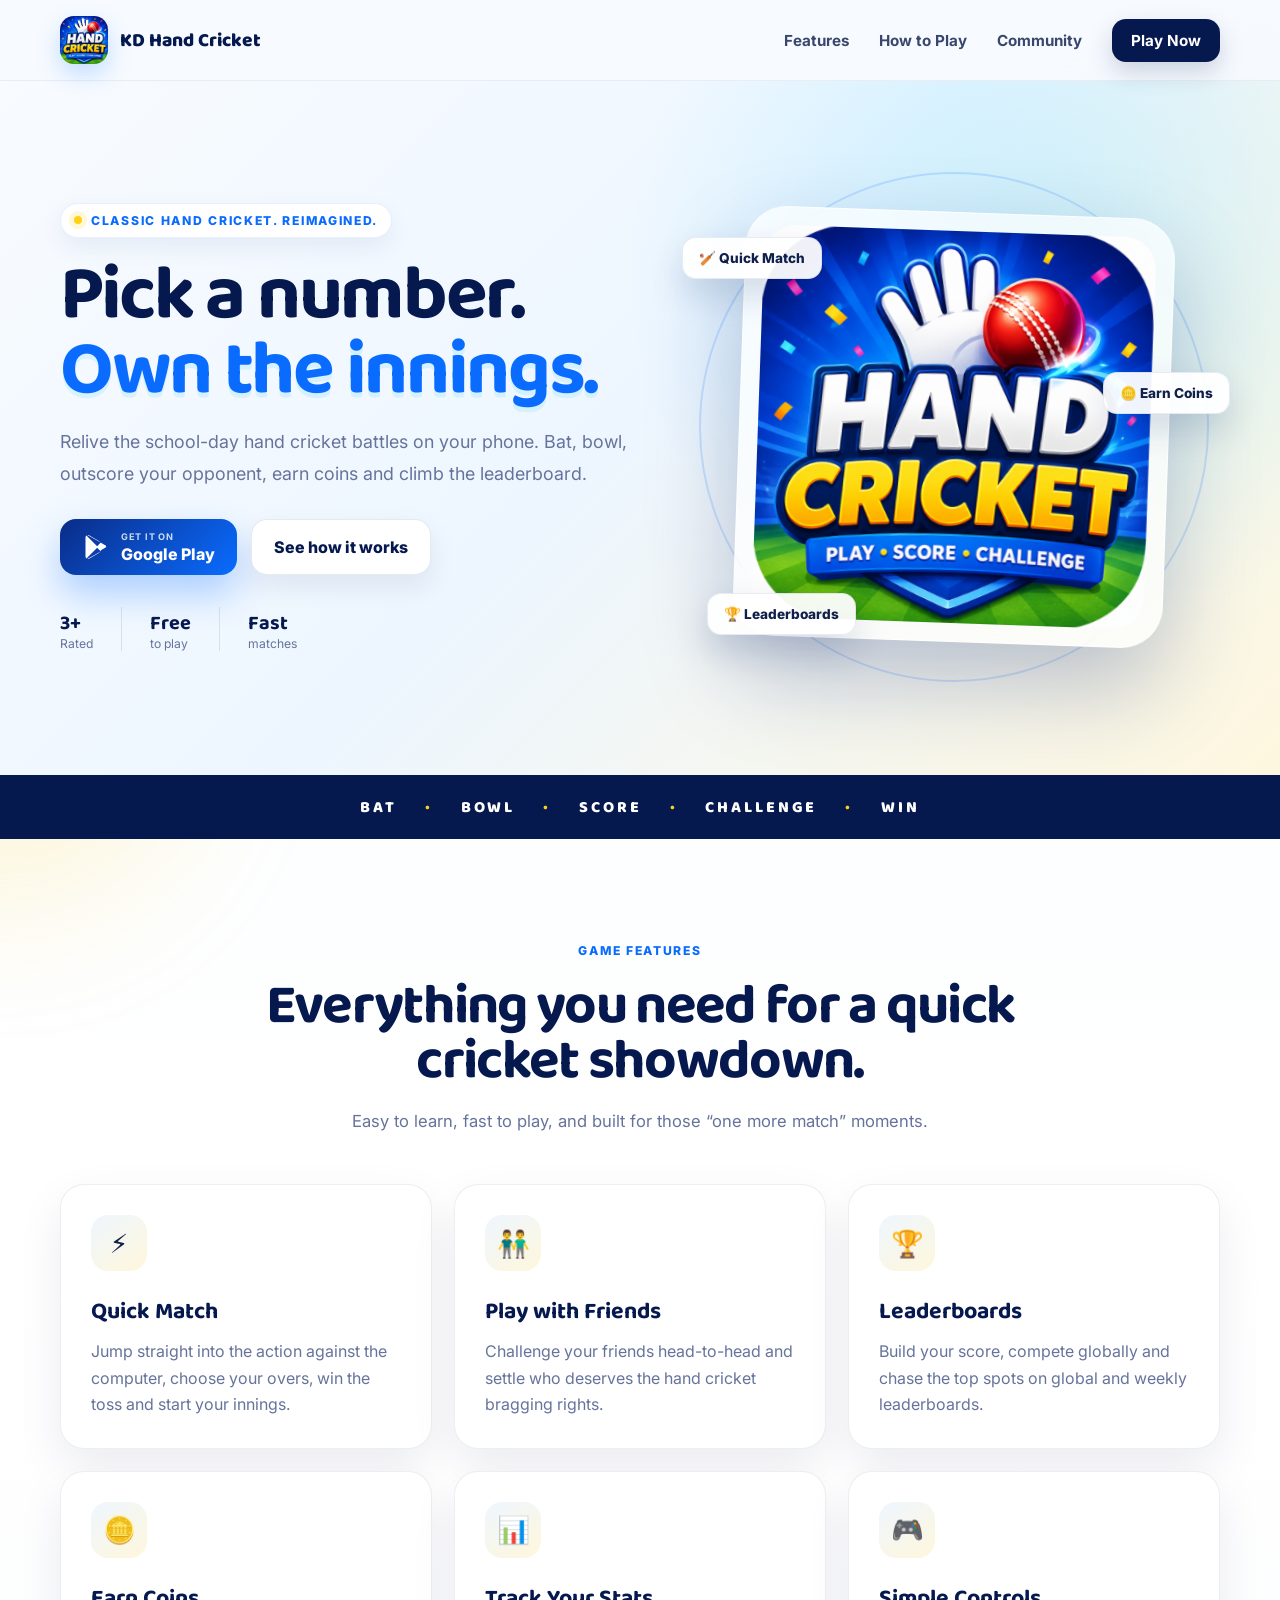
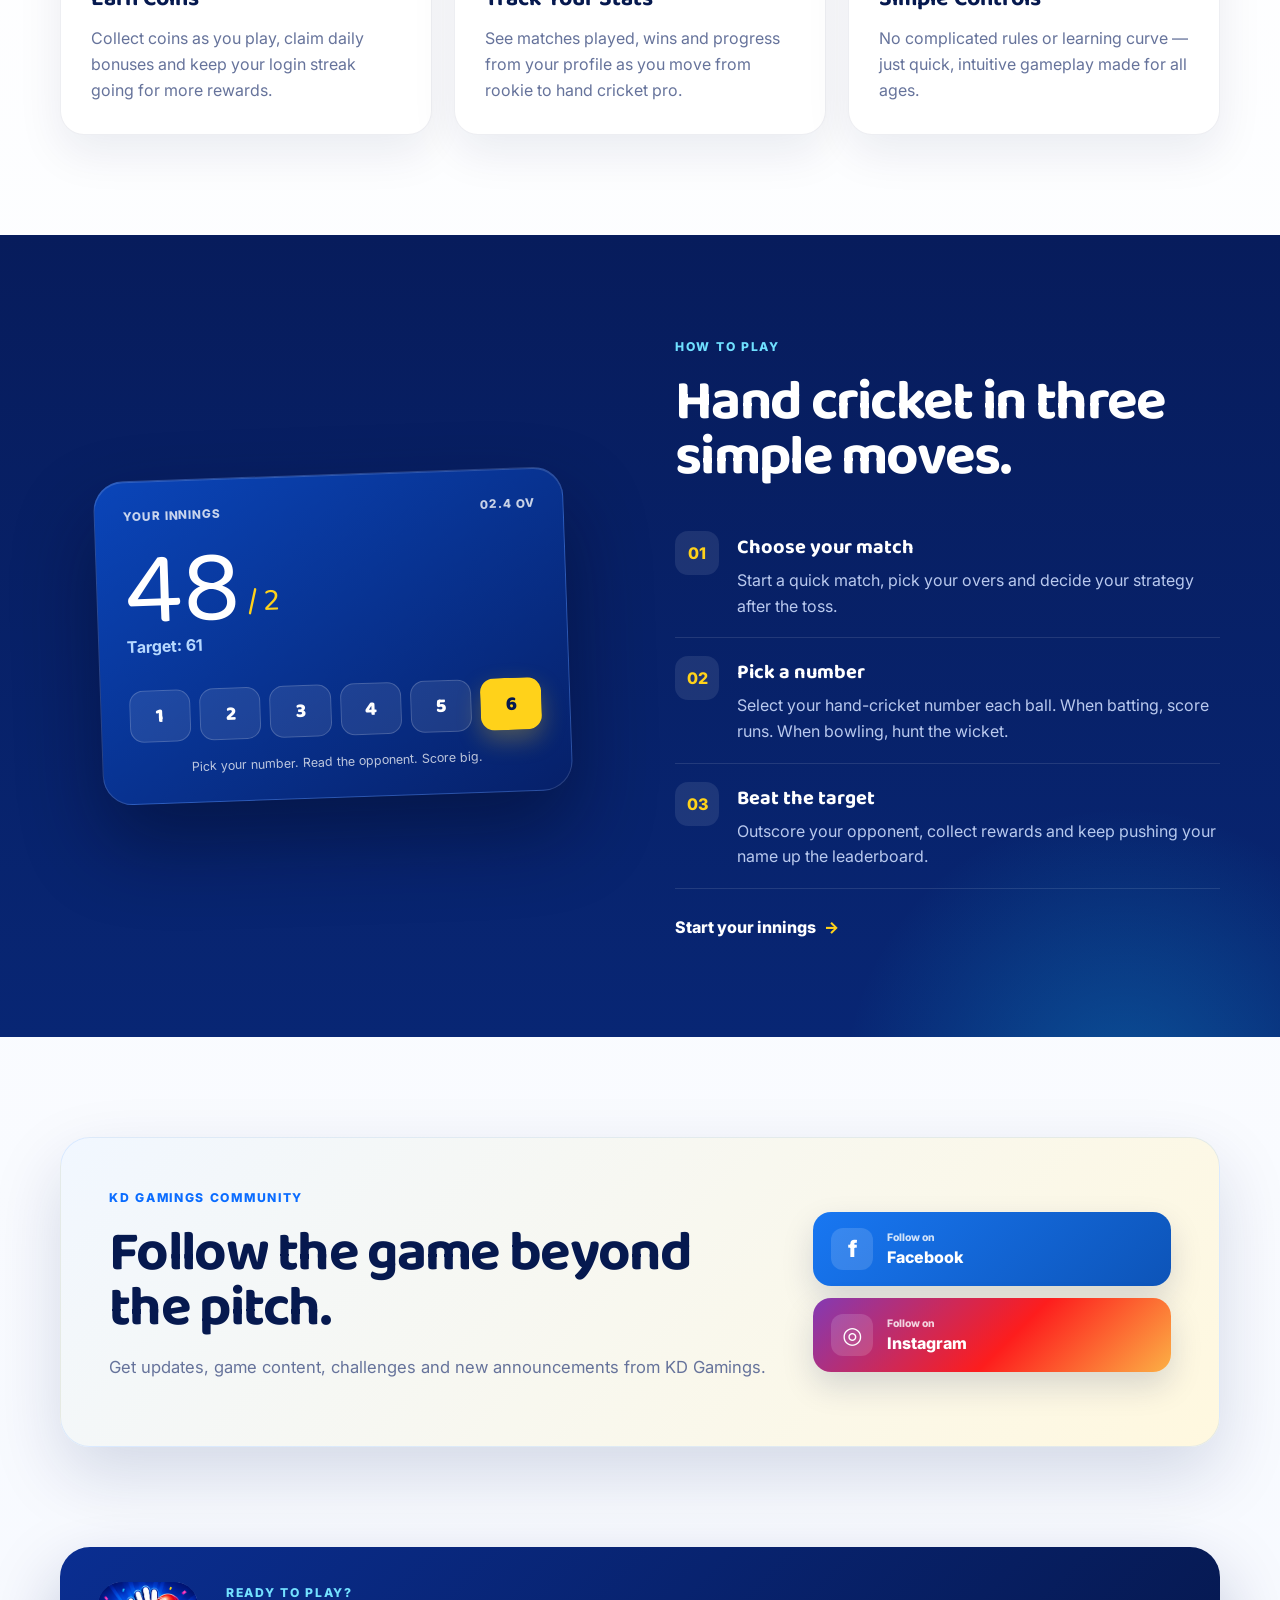
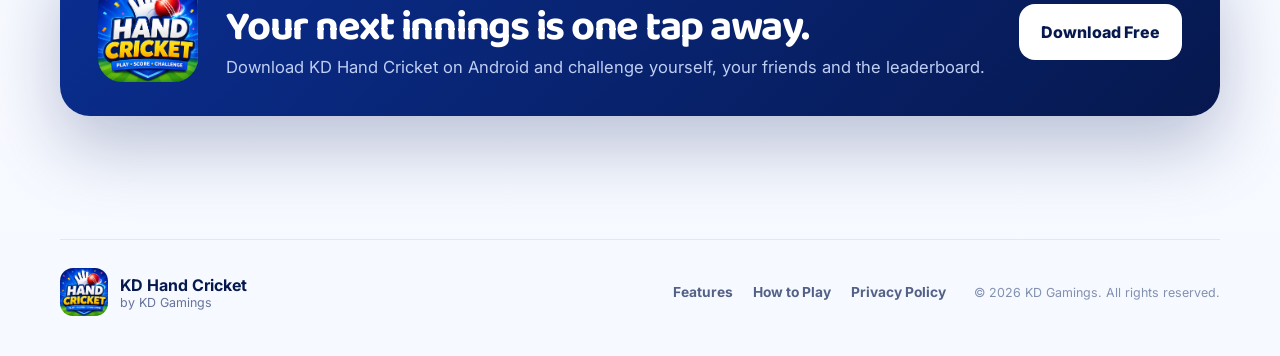
<file: index.html>
<!doctype html>
<html lang="en">
<head>
  <meta charset="utf-8" />
  <meta name="viewport" content="width=device-width, initial-scale=1" />
  <meta name="theme-color" content="#071d67" />
  <meta name="description" content="KD Hand Cricket brings the classic playground hand cricket game to your phone. Play quick matches, challenge friends, earn coins and climb the leaderboard." />
  <meta property="og:title" content="KD Hand Cricket — Play. Score. Challenge." />
  <meta property="og:description" content="The classic playground game, now on your phone. Download KD Hand Cricket on Google Play." />
  <meta property="og:image" content="assets/kd-hand-cricket-logo.png" />
  <meta property="og:type" content="website" />
  <meta name="twitter:card" content="summary_large_image" />
  <link rel="icon" type="image/png" href="assets/favicon-64.png" />
  <link rel="manifest" href="manifest.webmanifest" />
  <link rel="preconnect" href="https://fonts.googleapis.com" />
  <link rel="preconnect" href="https://fonts.gstatic.com" crossorigin />
  <link href="https://fonts.googleapis.com/css2?family=Baloo+2:wght@600;700;800&family=Inter:wght@400;500;600;700;800&display=swap" rel="stylesheet" />
  <link rel="stylesheet" href="styles.css" />
  <title>KD Hand Cricket — Play. Score. Challenge.</title>
  <script type="application/ld+json">
  {
    "@context": "https://schema.org",
    "@type": "MobileApplication",
    "name": "KD Hand Cricket",
    "operatingSystem": "Android",
    "applicationCategory": "GameApplication",
    "offers": {"@type":"Offer","price":"0","priceCurrency":"INR"},
    "downloadUrl": "https://play.google.com/store/apps/details?id=com.kdgamings.handcricket",
    "publisher": {"@type":"Organization","name":"KD Gamings"}
  }
  </script>
</head>
<body>
  <div class="page-glow glow-one"></div>
  <div class="page-glow glow-two"></div>

  <header class="site-header" id="top">
    <div class="container nav-wrap">
      <a class="brand" href="#top" aria-label="KD Hand Cricket home">
        <img src="assets/kd-hand-cricket-logo.png" alt="KD Hand Cricket logo" />
        <span>KD Hand Cricket</span>
      </a>
      <button class="menu-toggle" aria-label="Open menu" aria-expanded="false" aria-controls="site-nav">
        <span></span><span></span><span></span>
      </button>
      <nav id="site-nav" class="site-nav" aria-label="Primary navigation">
        <a href="#features">Features</a>
        <a href="#how-to-play">How to Play</a>
        <a href="#community">Community</a>
        <a class="nav-cta" href="https://play.google.com/store/apps/details?id=com.kdgamings.handcricket" target="_blank" rel="noopener noreferrer">Play Now</a>
      </nav>
    </div>
  </header>

  <main>
    <section class="hero">
      <div class="container hero-grid">
        <div class="hero-copy reveal">
          <div class="eyebrow"><span class="dot"></span> Classic hand cricket. Reimagined.</div>
          <h1>Pick a number.<br><span>Own the innings.</span></h1>
          <p class="hero-lead">Relive the school-day hand cricket battles on your phone. Bat, bowl, outscore your opponent, earn coins and climb the leaderboard.</p>
          <div class="hero-actions">
            <a class="btn btn-primary" href="https://play.google.com/store/apps/details?id=com.kdgamings.handcricket" target="_blank" rel="noopener noreferrer">
              <svg viewBox="0 0 24 24" aria-hidden="true"><path d="M3.7 2.2c-.4.4-.7 1-.7 1.8v16c0 .8.3 1.4.7 1.8l.1.1L13 12.7v-1.4L3.8 2.1l-.1.1Zm12.4 13.6-3.1-3.1v-1.4l3.1-3.1.1.1 3.7 2.1c1.1.6 1.1 1.6 0 2.2l-3.7 2.1-.1.1ZM15.2 7.7 4.6 1.7c.4-.1.9 0 1.4.3l8.8 5 .4.7Zm0 8.6-.4.7-8.8 5c-.5.3-1 .4-1.4.3l10.6-6Z"/></svg>
              <span><small>GET IT ON</small>Google Play</span>
            </a>
            <a class="btn btn-ghost" href="#how-to-play">See how it works</a>
          </div>
          <div class="quick-facts" aria-label="Game highlights">
            <div><strong>3+</strong><span>Rated</span></div>
            <div><strong>Free</strong><span>to play</span></div>
            <div><strong>Fast</strong><span>matches</span></div>
          </div>
        </div>

        <div class="hero-visual reveal delay-1" aria-label="KD Hand Cricket app artwork">
          <div class="orbit orbit-one"></div>
          <div class="orbit orbit-two"></div>
          <div class="logo-card">
            <img src="assets/kd-hand-cricket-logo.png" alt="KD Hand Cricket app icon" />
          </div>
          <div class="floating-chip chip-one">🏏 Quick Match</div>
          <div class="floating-chip chip-two">🪙 Earn Coins</div>
          <div class="floating-chip chip-three">🏆 Leaderboards</div>
        </div>
      </div>
      <div class="hero-strip" aria-hidden="true">
        <span>BAT</span><b>•</b><span>BOWL</span><b>•</b><span>SCORE</span><b>•</b><span>CHALLENGE</span><b>•</b><span>WIN</span>
      </div>
    </section>

    <section class="section" id="features">
      <div class="container">
        <div class="section-heading reveal">
          <span class="kicker">GAME FEATURES</span>
          <h2>Everything you need for a quick cricket showdown.</h2>
          <p>Easy to learn, fast to play, and built for those “one more match” moments.</p>
        </div>
        <div class="feature-grid">
          <article class="feature-card reveal">
            <div class="feature-icon">⚡</div>
            <h3>Quick Match</h3>
            <p>Jump straight into the action against the computer, choose your overs, win the toss and start your innings.</p>
          </article>
          <article class="feature-card reveal delay-1">
            <div class="feature-icon">👬</div>
            <h3>Play with Friends</h3>
            <p>Challenge your friends head-to-head and settle who deserves the hand cricket bragging rights.</p>
          </article>
          <article class="feature-card reveal delay-2">
            <div class="feature-icon">🏆</div>
            <h3>Leaderboards</h3>
            <p>Build your score, compete globally and chase the top spots on global and weekly leaderboards.</p>
          </article>
          <article class="feature-card reveal">
            <div class="feature-icon">🪙</div>
            <h3>Earn Coins</h3>
            <p>Collect coins as you play, claim daily bonuses and keep your login streak going for more rewards.</p>
          </article>
          <article class="feature-card reveal delay-1">
            <div class="feature-icon">📊</div>
            <h3>Track Your Stats</h3>
            <p>See matches played, wins and progress from your profile as you move from rookie to hand cricket pro.</p>
          </article>
          <article class="feature-card reveal delay-2">
            <div class="feature-icon">🎮</div>
            <h3>Simple Controls</h3>
            <p>No complicated rules or learning curve — just quick, intuitive gameplay made for all ages.</p>
          </article>
        </div>
      </div>
    </section>

    <section class="section play-section" id="how-to-play">
      <div class="container play-grid">
        <div class="play-art reveal">
          <div class="scoreboard">
            <div class="scoreboard-top"><span>YOUR INNINGS</span><span>02.4 OV</span></div>
            <div class="scoreline"><span class="score-big">48</span><span class="wickets">/ 2</span></div>
            <div class="target">Target: 61</div>
            <div class="number-row">
              <button type="button">1</button><button type="button">2</button><button type="button">3</button><button type="button">4</button><button type="button">5</button><button type="button">6</button>
            </div>
            <div class="score-tip">Pick your number. Read the opponent. Score big.</div>
          </div>
        </div>
        <div class="play-copy reveal delay-1">
          <span class="kicker">HOW TO PLAY</span>
          <h2>Hand cricket in three simple moves.</h2>
          <ol class="steps">
            <li><span>01</span><div><h3>Choose your match</h3><p>Start a quick match, pick your overs and decide your strategy after the toss.</p></div></li>
            <li><span>02</span><div><h3>Pick a number</h3><p>Select your hand-cricket number each ball. When batting, score runs. When bowling, hunt the wicket.</p></div></li>
            <li><span>03</span><div><h3>Beat the target</h3><p>Outscore your opponent, collect rewards and keep pushing your name up the leaderboard.</p></div></li>
          </ol>
          <a class="text-link" href="https://play.google.com/store/apps/details?id=com.kdgamings.handcricket" target="_blank" rel="noopener noreferrer">Start your innings <span>→</span></a>
        </div>
      </div>
    </section>

    <section class="section community" id="community">
      <div class="container community-card reveal">
        <div>
          <span class="kicker">KD GAMINGS COMMUNITY</span>
          <h2>Follow the game beyond the pitch.</h2>
          <p>Get updates, game content, challenges and new announcements from KD Gamings.</p>
        </div>
        <div class="social-actions">
          <a class="social facebook" href="https://www.facebook.com/profile.php?id=61592493885372" target="_blank" rel="noopener noreferrer" aria-label="Follow KD Gamings on Facebook">
            <span class="social-icon">f</span><span><small>Follow on</small>Facebook</span>
          </a>
          <a class="social instagram" href="https://www.instagram.com/kd.gamings_01?igsh=ZW52ZTNscXBnd2Nn&igsi=ZW52ZTNscXBnd2Nn" target="_blank" rel="noopener noreferrer" aria-label="Follow KD Gamings on Instagram">
            <span class="social-icon">◎</span><span><small>Follow on</small>Instagram</span>
          </a>
        </div>
      </div>
    </section>

    <section class="cta-section">
      <div class="container cta-card reveal">
        <img src="assets/kd-hand-cricket-logo.png" alt="KD Hand Cricket icon" />
        <div class="cta-copy">
          <span class="kicker">READY TO PLAY?</span>
          <h2>Your next innings is one tap away.</h2>
          <p>Download KD Hand Cricket on Android and challenge yourself, your friends and the leaderboard.</p>
        </div>
        <a class="btn btn-light" href="https://play.google.com/store/apps/details?id=com.kdgamings.handcricket" target="_blank" rel="noopener noreferrer">Download Free</a>
      </div>
    </section>
  </main>

  <footer class="site-footer">
    <div class="container footer-grid">
      <div class="footer-brand">
        <img src="assets/kd-hand-cricket-logo.png" alt="KD Hand Cricket logo" />
        <div><strong>KD Hand Cricket</strong><span>by KD Gamings</span></div>
      </div>
      <div class="footer-links">
        <a href="#features">Features</a>
        <a href="#how-to-play">How to Play</a>
        <a href="https://kdgamings1114-svg.github.io/privacy-policy.html" target="_blank" rel="noopener noreferrer">Privacy Policy</a>
      </div>
      <p class="copyright">© <span id="year"></span> KD Gamings. All rights reserved.</p>
    </div>
  </footer>

  <script src="app.js"></script>
</body>
</html>
</file>
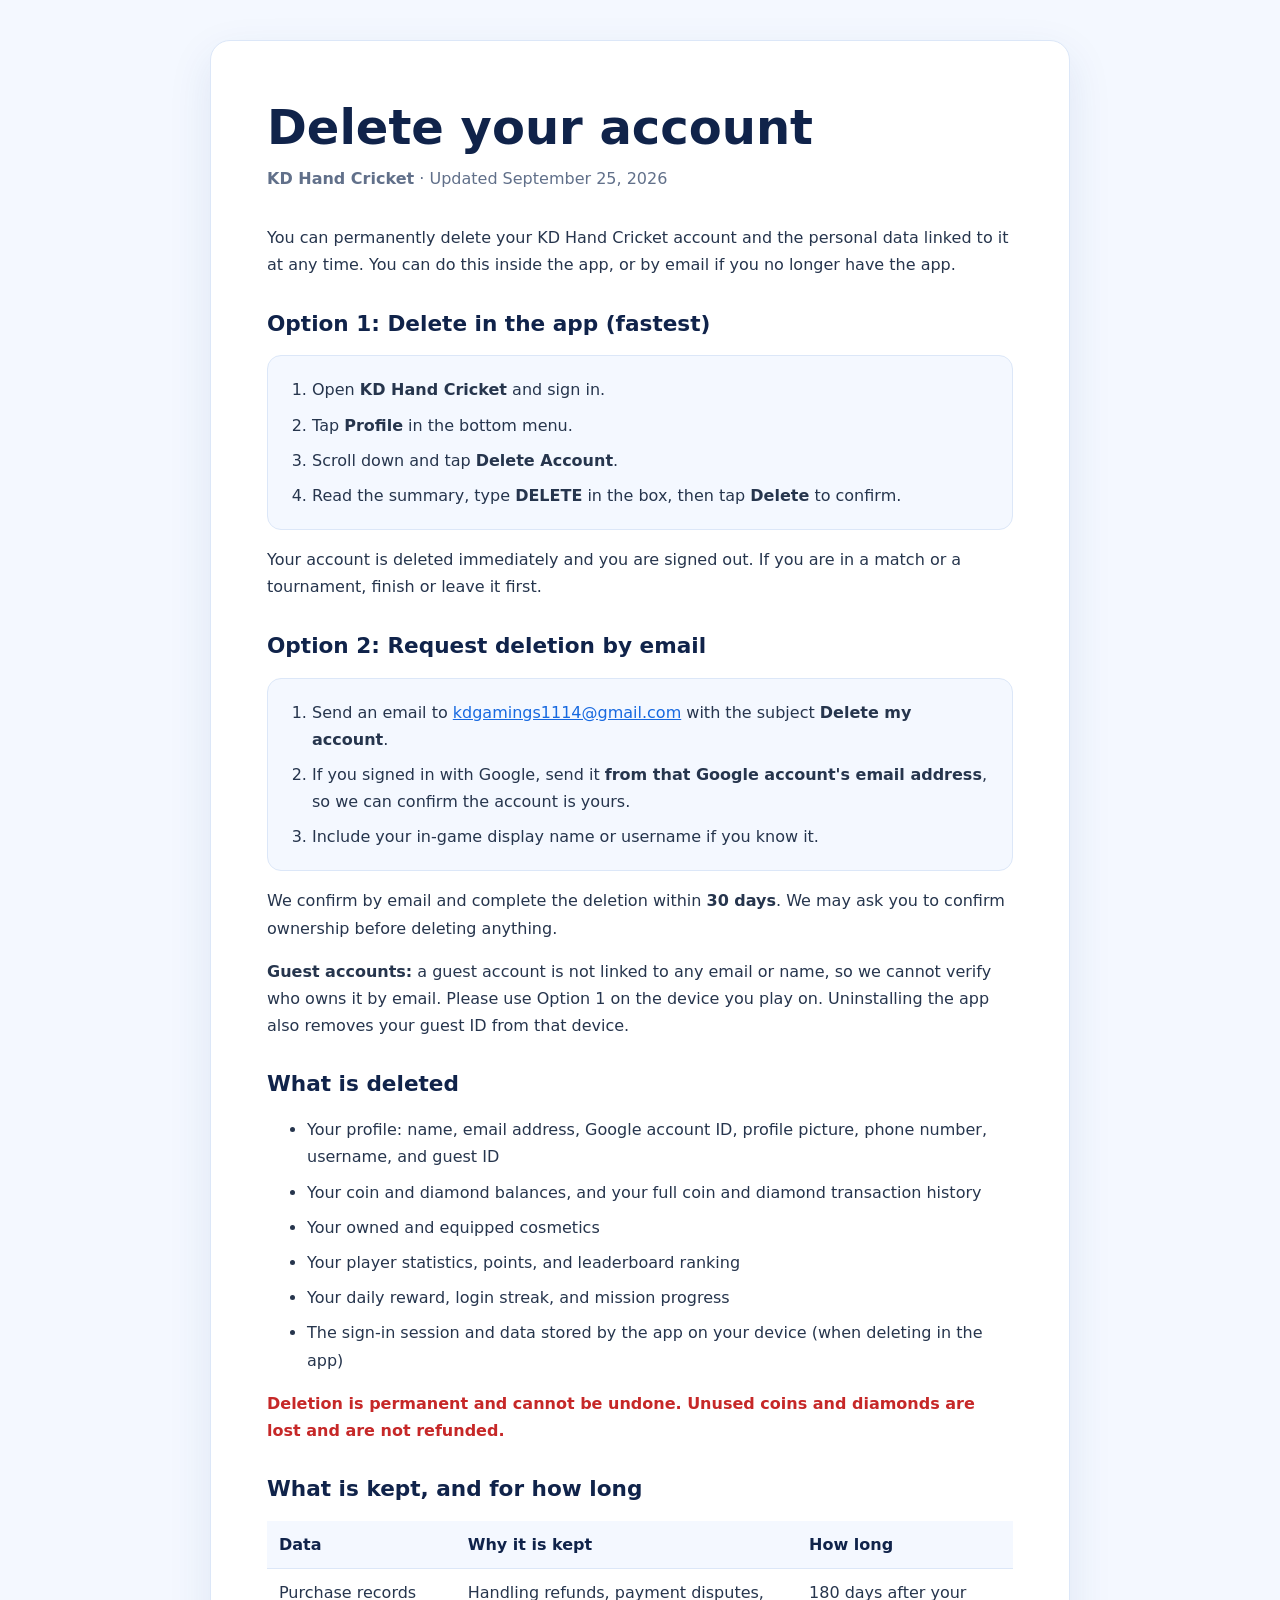
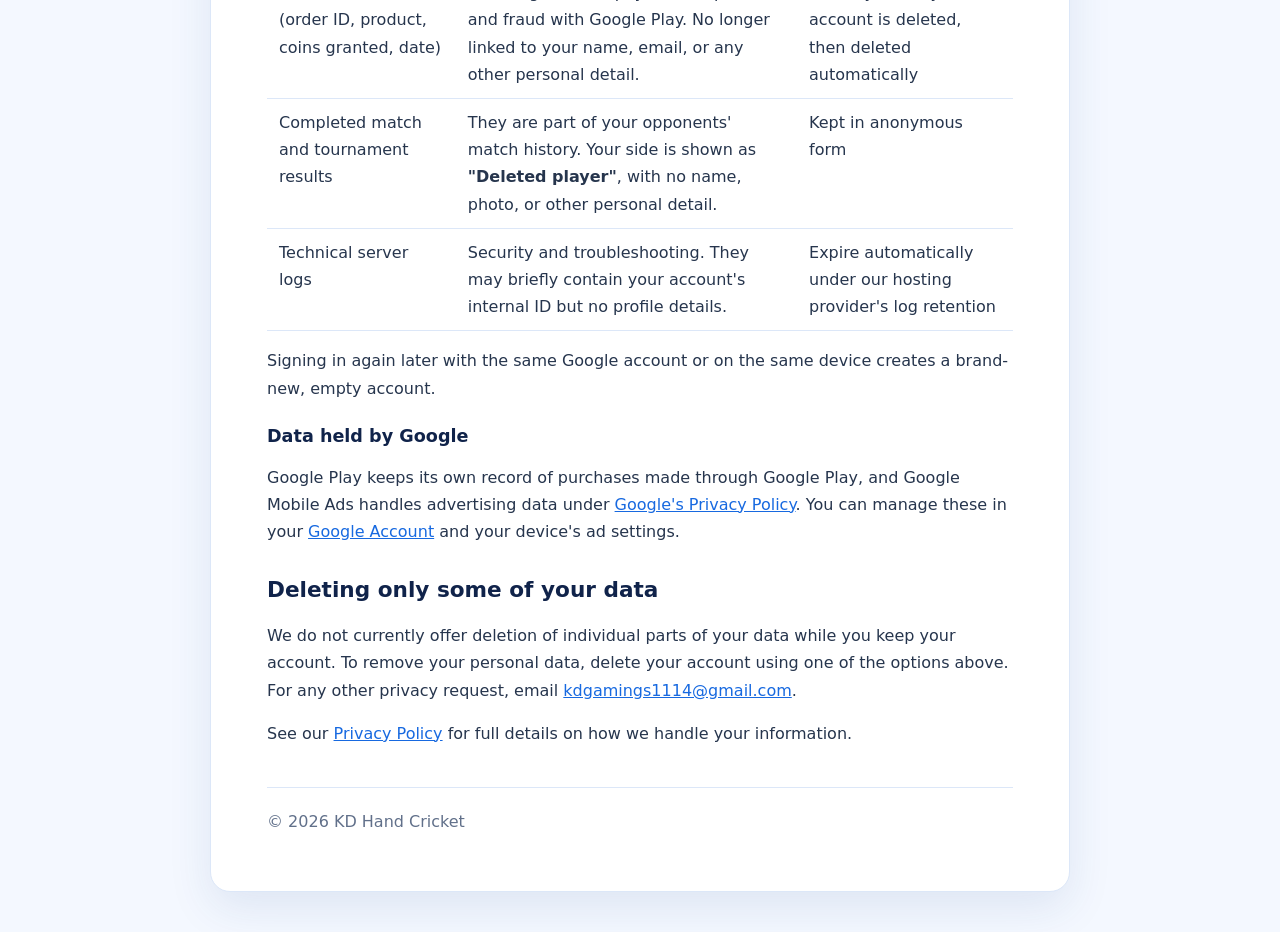
<file: delete-account.html>
<!doctype html>
<html lang="en">
<head>
  <meta charset="utf-8">
  <meta name="viewport" content="width=device-width, initial-scale=1">
  <meta name="description" content="How to delete your KD Hand Cricket account and data">
  <title>Delete Your Account | KD Hand Cricket</title>
  <style>
    :root { color-scheme: light; --ink: #10234a; --blue: #1769e0; --line: #dce7f8; --soft: #f4f8ff; --red: #c62828; }
    * { box-sizing: border-box; }
    body { margin: 0; background: var(--soft); color: #26354d; font: 16px/1.7 system-ui, -apple-system, BlinkMacSystemFont, "Segoe UI", sans-serif; }
    main { width: min(860px, calc(100% - 32px)); margin: 40px auto; padding: clamp(24px, 5vw, 56px); background: #fff; border: 1px solid var(--line); border-radius: 20px; box-shadow: 0 16px 44px rgba(26, 72, 140, .10); }
    h1, h2, h3 { color: var(--ink); line-height: 1.25; }
    h1 { margin: 0 0 8px; font-size: clamp(2rem, 5vw, 3rem); }
    h2 { margin-top: 2rem; font-size: 1.35rem; }
    h3 { margin: 1.5rem 0 .5rem; font-size: 1.1rem; }
    .updated { margin: 0 0 2rem; color: #61708a; }
    a { color: var(--blue); }
    li + li { margin-top: .5rem; }
    .steps { padding: 20px 24px 20px 44px; background: var(--soft); border: 1px solid var(--line); border-radius: 14px; }
    .warn { color: var(--red); font-weight: 600; }
    table { width: 100%; border-collapse: collapse; margin-top: .5rem; }
    th, td { text-align: left; vertical-align: top; padding: 10px 12px; border-bottom: 1px solid var(--line); }
    th { color: var(--ink); background: var(--soft); }
    footer { margin-top: 2.5rem; padding-top: 1.25rem; border-top: 1px solid var(--line); color: #61708a; }
  </style>
</head>
<body>
  <main>
    <h1>Delete your account</h1>
    <p class="updated"><strong>KD Hand Cricket</strong> &middot; Updated September 25, 2026</p>

    <p>You can permanently delete your KD Hand Cricket account and the personal data linked to it at any time. You can do this inside the app, or by email if you no longer have the app.</p>

    <h2>Option 1: Delete in the app (fastest)</h2>
    <ol class="steps">
      <li>Open <strong>KD Hand Cricket</strong> and sign in.</li>
      <li>Tap <strong>Profile</strong> in the bottom menu.</li>
      <li>Scroll down and tap <strong>Delete Account</strong>.</li>
      <li>Read the summary, type <strong>DELETE</strong> in the box, then tap <strong>Delete</strong> to confirm.</li>
    </ol>
    <p>Your account is deleted immediately and you are signed out. If you are in a match or a tournament, finish or leave it first.</p>

    <h2>Option 2: Request deletion by email</h2>
    <ol class="steps">
      <li>Send an email to <a href="mailto:kdgamings1114@gmail.com?subject=Delete%20my%20account">kdgamings1114@gmail.com</a> with the subject <strong>Delete my account</strong>.</li>
      <li>If you signed in with Google, send it <strong>from that Google account's email address</strong>, so we can confirm the account is yours.</li>
      <li>Include your in-game display name or username if you know it.</li>
    </ol>
    <p>We confirm by email and complete the deletion within <strong>30 days</strong>. We may ask you to confirm ownership before deleting anything.</p>
    <p><strong>Guest accounts:</strong> a guest account is not linked to any email or name, so we cannot verify who owns it by email. Please use Option 1 on the device you play on. Uninstalling the app also removes your guest ID from that device.</p>

    <h2>What is deleted</h2>
    <ul>
      <li>Your profile: name, email address, Google account ID, profile picture, phone number, username, and guest ID</li>
      <li>Your coin and diamond balances, and your full coin and diamond transaction history</li>
      <li>Your owned and equipped cosmetics</li>
      <li>Your player statistics, points, and leaderboard ranking</li>
      <li>Your daily reward, login streak, and mission progress</li>
      <li>The sign-in session and data stored by the app on your device (when deleting in the app)</li>
    </ul>
    <p class="warn">Deletion is permanent and cannot be undone. Unused coins and diamonds are lost and are not refunded.</p>

    <h2>What is kept, and for how long</h2>
    <table>
      <thead>
        <tr><th>Data</th><th>Why it is kept</th><th>How long</th></tr>
      </thead>
      <tbody>
        <tr>
          <td>Purchase records (order ID, product, coins granted, date)</td>
          <td>Handling refunds, payment disputes, and fraud with Google Play. No longer linked to your name, email, or any other personal detail.</td>
          <td>180 days after your account is deleted, then deleted automatically</td>
        </tr>
        <tr>
          <td>Completed match and tournament results</td>
          <td>They are part of your opponents' match history. Your side is shown as <strong>"Deleted player"</strong>, with no name, photo, or other personal detail.</td>
          <td>Kept in anonymous form</td>
        </tr>
        <tr>
          <td>Technical server logs</td>
          <td>Security and troubleshooting. They may briefly contain your account's internal ID but no profile details.</td>
          <td>Expire automatically under our hosting provider's log retention</td>
        </tr>
      </tbody>
    </table>
    <p>Signing in again later with the same Google account or on the same device creates a brand-new, empty account.</p>

    <h3>Data held by Google</h3>
    <p>Google Play keeps its own record of purchases made through Google Play, and Google Mobile Ads handles advertising data under <a href="https://policies.google.com/privacy">Google's Privacy Policy</a>. You can manage these in your <a href="https://myaccount.google.com/">Google Account</a> and your device's ad settings.</p>

    <h2>Deleting only some of your data</h2>
    <p>We do not currently offer deletion of individual parts of your data while you keep your account. To remove your personal data, delete your account using one of the options above. For any other privacy request, email <a href="mailto:kdgamings1114@gmail.com">kdgamings1114@gmail.com</a>.</p>

    <p>See our <a href="privacy-policy.html">Privacy Policy</a> for full details on how we handle your information.</p>

    <footer>&copy; 2026 KD Hand Cricket</footer>
  </main>
</body>
</html>
</file>
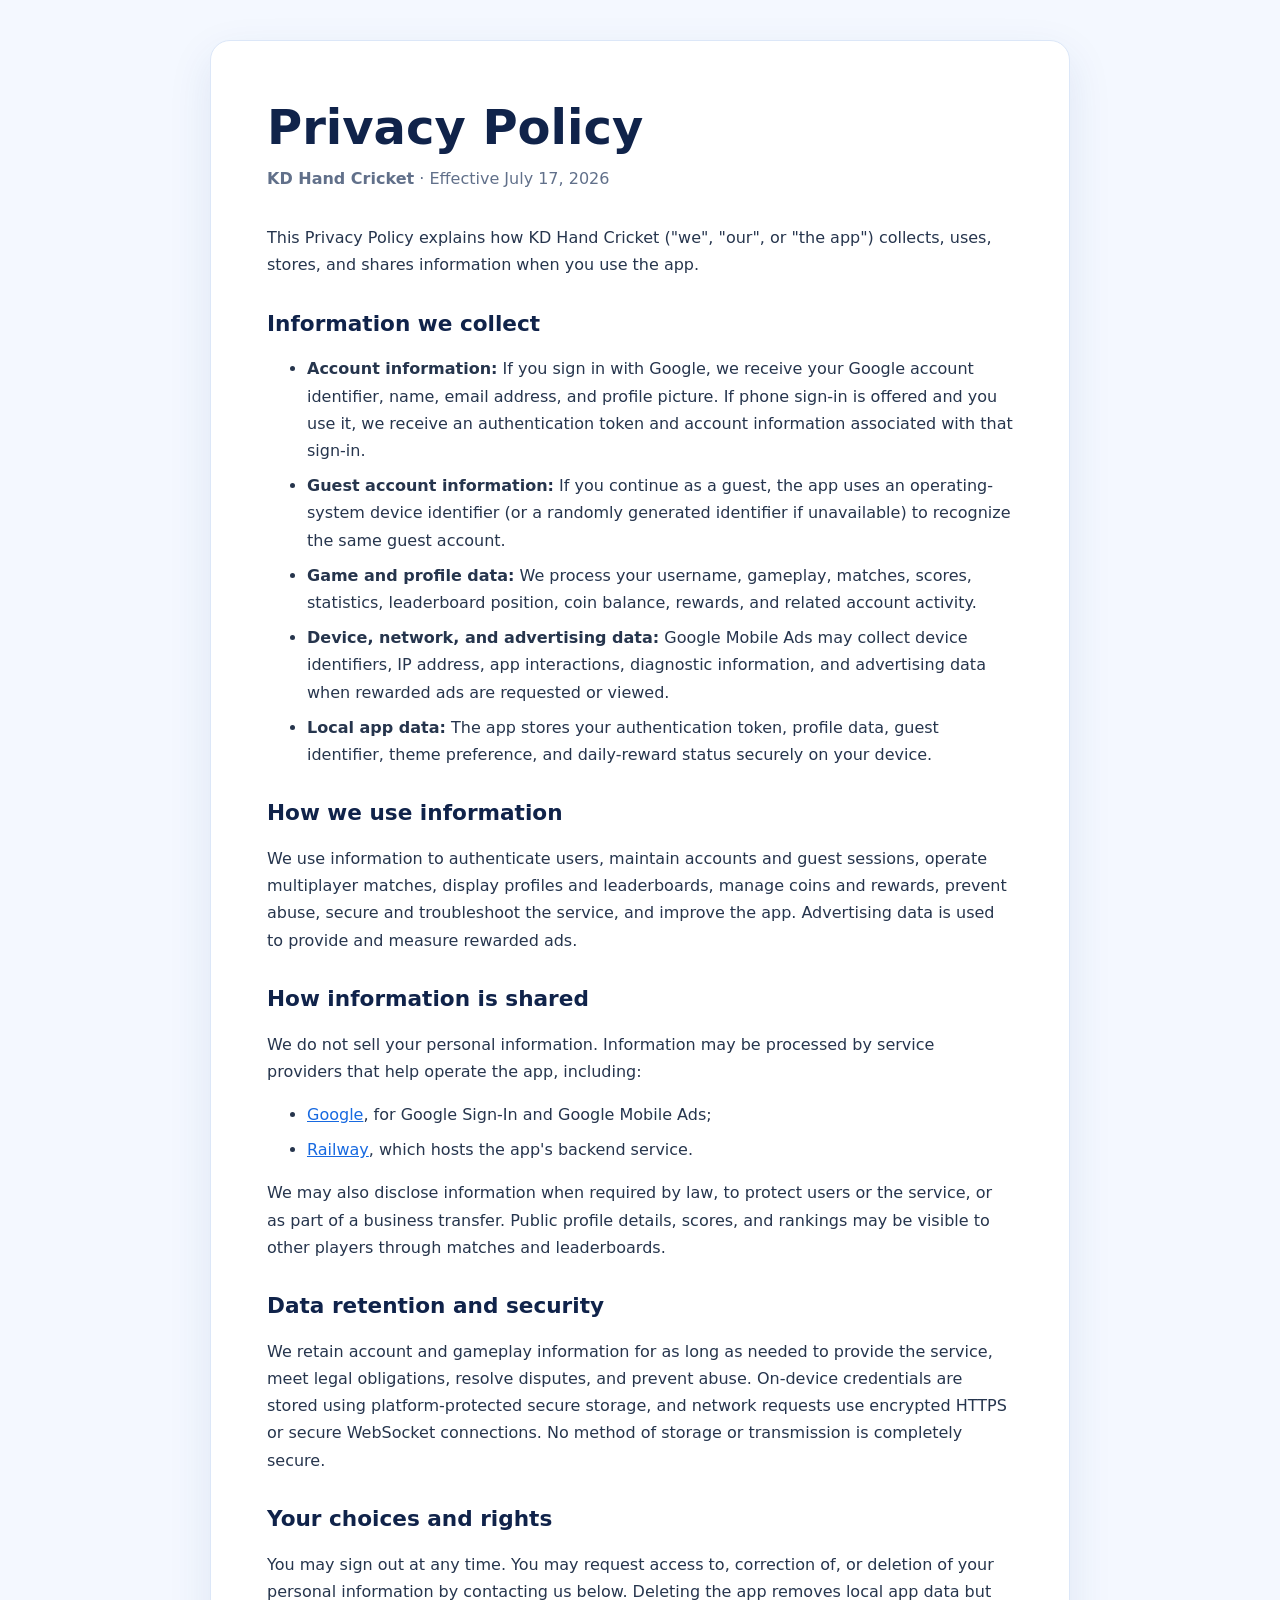
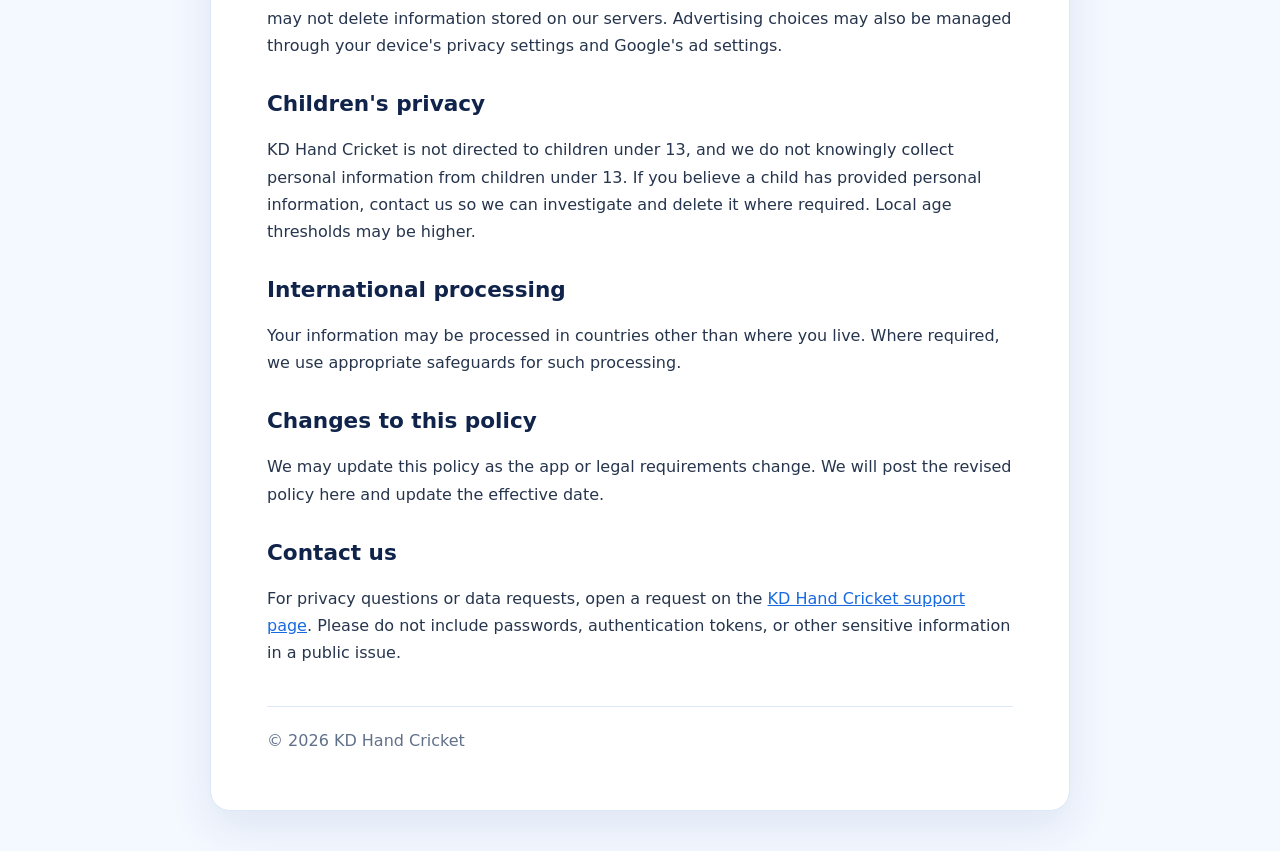
<file: privacy-policy.html>
<!doctype html>
<html lang="en">
<head>
  <meta charset="utf-8">
  <meta name="viewport" content="width=device-width, initial-scale=1">
  <meta name="description" content="Privacy Policy for KD Hand Cricket">
  <title>Privacy Policy | KD Hand Cricket</title>
  <style>
    :root { color-scheme: light; --ink: #10234a; --blue: #1769e0; --line: #dce7f8; --soft: #f4f8ff; }
    * { box-sizing: border-box; }
    body { margin: 0; background: var(--soft); color: #26354d; font: 16px/1.7 system-ui, -apple-system, BlinkMacSystemFont, "Segoe UI", sans-serif; }
    main { width: min(860px, calc(100% - 32px)); margin: 40px auto; padding: clamp(24px, 5vw, 56px); background: #fff; border: 1px solid var(--line); border-radius: 20px; box-shadow: 0 16px 44px rgba(26, 72, 140, .10); }
    h1, h2 { color: var(--ink); line-height: 1.25; }
    h1 { margin: 0 0 8px; font-size: clamp(2rem, 5vw, 3rem); }
    h2 { margin-top: 2rem; font-size: 1.35rem; }
    .updated { margin: 0 0 2rem; color: #61708a; }
    a { color: var(--blue); }
    li + li { margin-top: .5rem; }
    footer { margin-top: 2.5rem; padding-top: 1.25rem; border-top: 1px solid var(--line); color: #61708a; }
  </style>
</head>
<body>
  <main>
    <h1>Privacy Policy</h1>
    <p class="updated"><strong>KD Hand Cricket</strong> &middot; Effective July 17, 2026</p>

    <p>This Privacy Policy explains how KD Hand Cricket ("we", "our", or "the app") collects, uses, stores, and shares information when you use the app.</p>

    <h2>Information we collect</h2>
    <ul>
      <li><strong>Account information:</strong> If you sign in with Google, we receive your Google account identifier, name, email address, and profile picture. If phone sign-in is offered and you use it, we receive an authentication token and account information associated with that sign-in.</li>
      <li><strong>Guest account information:</strong> If you continue as a guest, the app uses an operating-system device identifier (or a randomly generated identifier if unavailable) to recognize the same guest account.</li>
      <li><strong>Game and profile data:</strong> We process your username, gameplay, matches, scores, statistics, leaderboard position, coin balance, rewards, and related account activity.</li>
      <li><strong>Device, network, and advertising data:</strong> Google Mobile Ads may collect device identifiers, IP address, app interactions, diagnostic information, and advertising data when rewarded ads are requested or viewed.</li>
      <li><strong>Local app data:</strong> The app stores your authentication token, profile data, guest identifier, theme preference, and daily-reward status securely on your device.</li>
    </ul>

    <h2>How we use information</h2>
    <p>We use information to authenticate users, maintain accounts and guest sessions, operate multiplayer matches, display profiles and leaderboards, manage coins and rewards, prevent abuse, secure and troubleshoot the service, and improve the app. Advertising data is used to provide and measure rewarded ads.</p>

    <h2>How information is shared</h2>
    <p>We do not sell your personal information. Information may be processed by service providers that help operate the app, including:</p>
    <ul>
      <li><a href="https://policies.google.com/privacy">Google</a>, for Google Sign-In and Google Mobile Ads;</li>
      <li><a href="https://railway.com/legal/privacy">Railway</a>, which hosts the app's backend service.</li>
    </ul>
    <p>We may also disclose information when required by law, to protect users or the service, or as part of a business transfer. Public profile details, scores, and rankings may be visible to other players through matches and leaderboards.</p>

    <h2>Data retention and security</h2>
    <p>We retain account and gameplay information for as long as needed to provide the service, meet legal obligations, resolve disputes, and prevent abuse. On-device credentials are stored using platform-protected secure storage, and network requests use encrypted HTTPS or secure WebSocket connections. No method of storage or transmission is completely secure.</p>

    <h2>Your choices and rights</h2>
    <p>You may sign out at any time. You may request access to, correction of, or deletion of your personal information by contacting us below. Deleting the app removes local app data but may not delete information stored on our servers. Advertising choices may also be managed through your device's privacy settings and Google's ad settings.</p>

    <h2>Children's privacy</h2>
    <p>KD Hand Cricket is not directed to children under 13, and we do not knowingly collect personal information from children under 13. If you believe a child has provided personal information, contact us so we can investigate and delete it where required. Local age thresholds may be higher.</p>

    <h2>International processing</h2>
    <p>Your information may be processed in countries other than where you live. Where required, we use appropriate safeguards for such processing.</p>

    <h2>Changes to this policy</h2>
    <p>We may update this policy as the app or legal requirements change. We will post the revised policy here and update the effective date.</p>

    <h2>Contact us</h2>
    <p>For privacy questions or data requests, open a request on the <a href="https://github.com/karthi55/Hand-app-flutter/issues">KD Hand Cricket support page</a>. Please do not include passwords, authentication tokens, or other sensitive information in a public issue.</p>

    <footer>&copy; 2026 KD Hand Cricket</footer>
  </main>
</body>
</html>
</file>
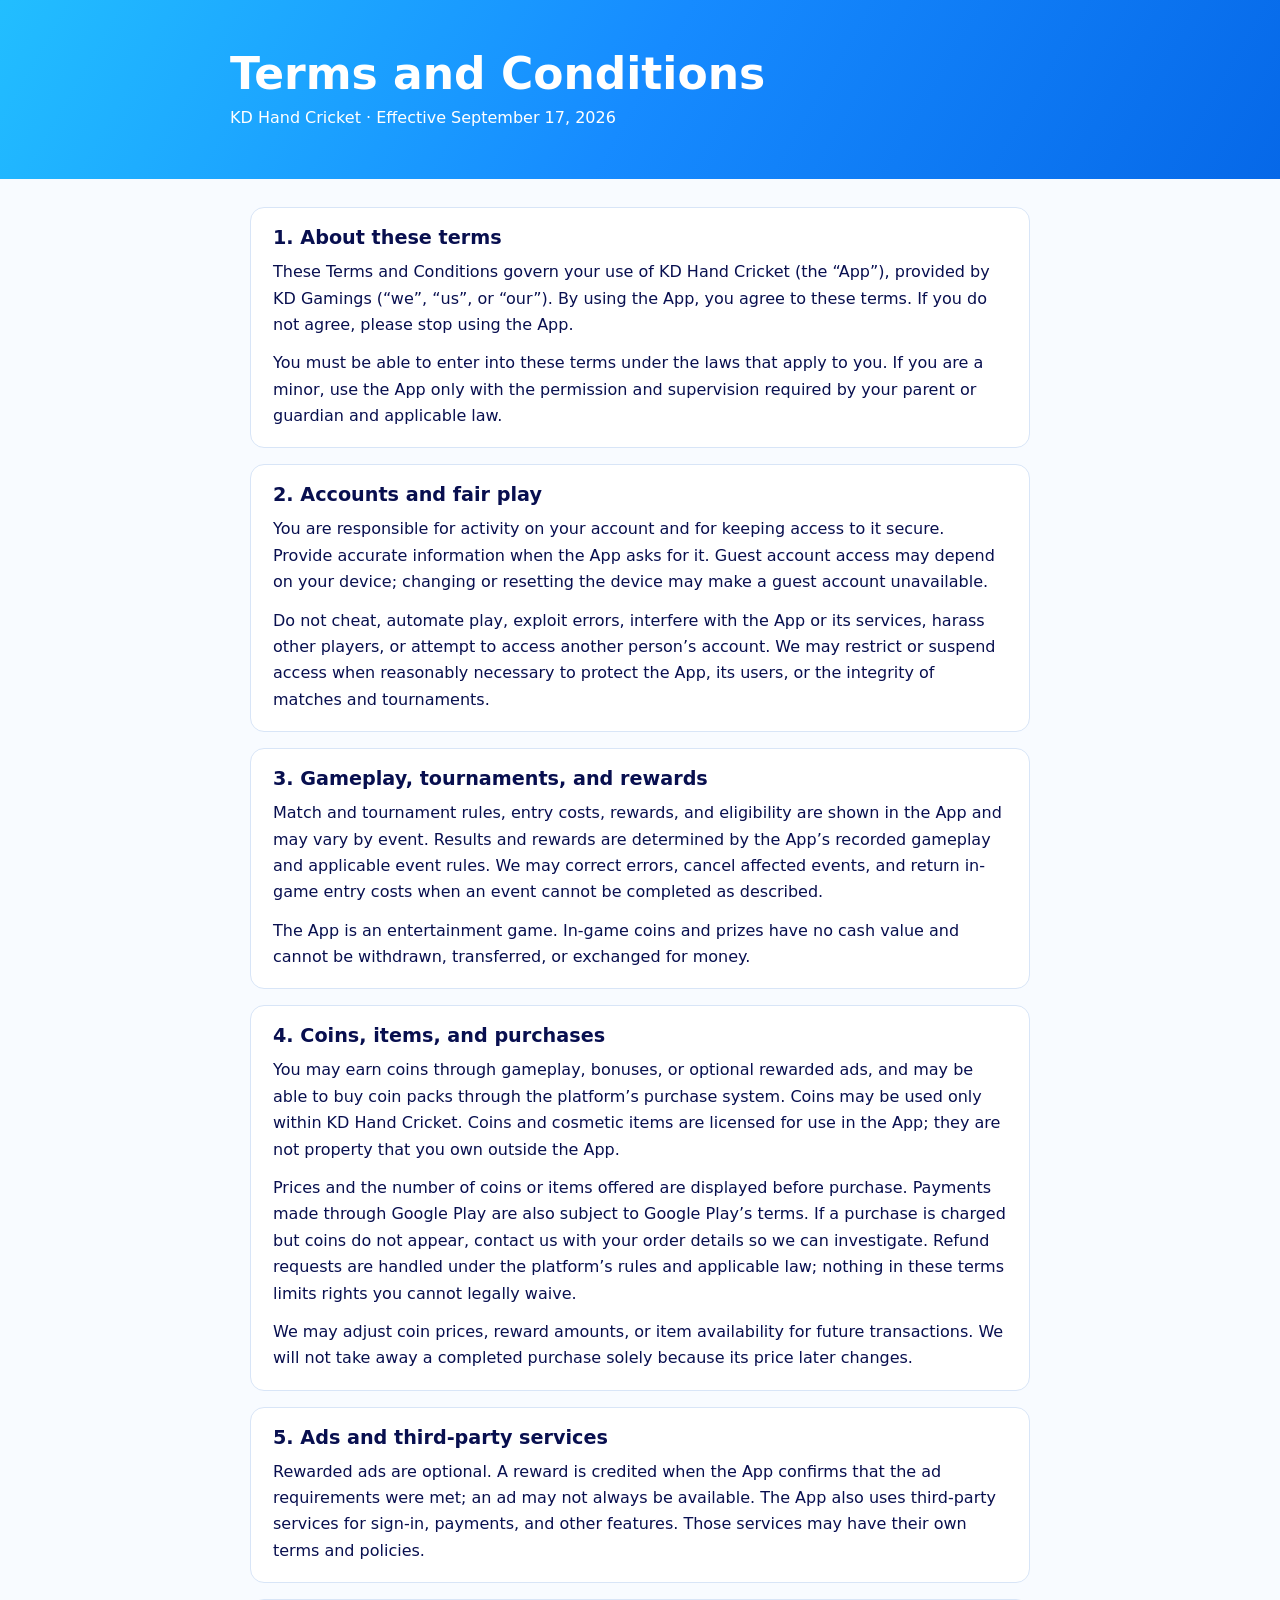
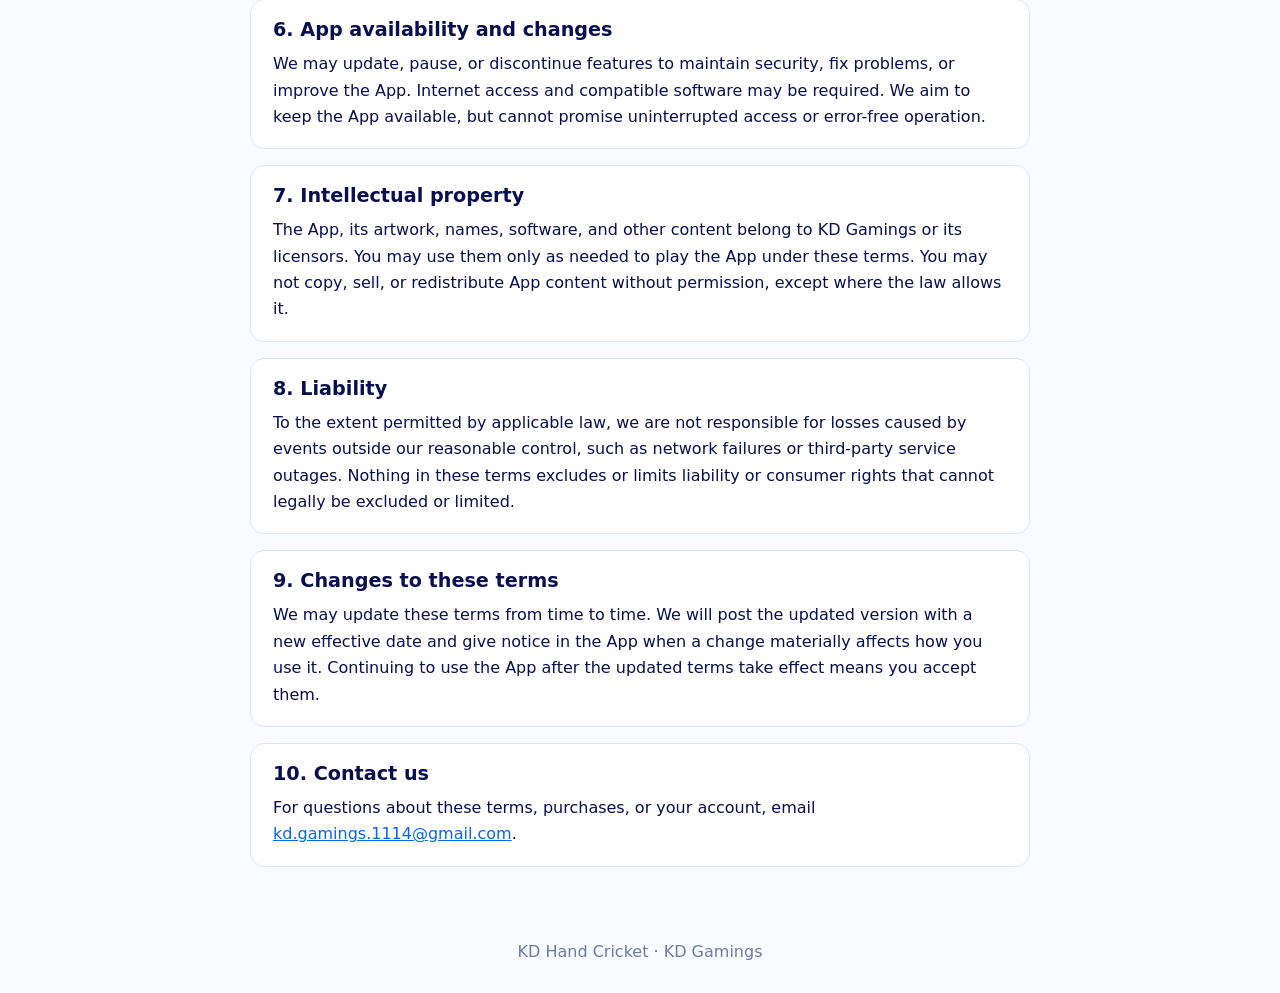
<file: terms-and-conditions.html>
<!doctype html>
<html lang="en">
<head>
  <meta charset="utf-8">
  <meta name="viewport" content="width=device-width, initial-scale=1">
  <meta name="color-scheme" content="light">
  <meta name="description" content="Terms and Conditions for KD Hand Cricket by KD Gamings.">
  <title>Terms and Conditions | KD Hand Cricket</title>
  <style>
    :root {
      color-scheme: light;
      font-family: system-ui, -apple-system, BlinkMacSystemFont, "Segoe UI", sans-serif;
      color: #080f4f;
      background: #f8fbff;
      line-height: 1.65;
    }
    * { box-sizing: border-box; }
    body { margin: 0; }
    header {
      background: linear-gradient(120deg, #22beff, #168bff, #0668e8);
      color: #fff;
      padding: 48px 20px;
    }
    .wrap { width: min(100%, 820px); margin: auto; }
    header p { margin: 4px 0 0; }
    h1 { margin: 0; font-size: clamp(2rem, 5vw, 2.75rem); line-height: 1.2; }
    main { padding: 28px 20px 56px; }
    section {
      background: #fff;
      border: 1px solid #d8e5f7;
      border-radius: 14px;
      padding: 18px 22px;
      margin: 0 0 16px;
    }
    h2 { font-size: 1.2rem; margin: 0 0 8px; line-height: 1.3; }
    p { margin: 0 0 12px; }
    p:last-child, ul:last-child { margin-bottom: 0; }
    ul { padding-left: 22px; margin-top: 6px; }
    li + li { margin-top: 6px; }
    a { color: #0668e8; overflow-wrap: anywhere; }
    a:focus-visible { outline: 3px solid #ff9618; outline-offset: 3px; }
    footer { text-align: center; color: #6b7aa6; padding: 0 20px 28px; }
  </style>
</head>
<body>
  <header>
    <div class="wrap">
      <h1>Terms and Conditions</h1>
      <p>KD Hand Cricket · Effective September 17, 2026</p>
    </div>
  </header>
  <main class="wrap">
    <section>
      <h2>1. About these terms</h2>
      <p>These Terms and Conditions govern your use of KD Hand Cricket (the “App”), provided by KD Gamings (“we”, “us”, or “our”). By using the App, you agree to these terms. If you do not agree, please stop using the App.</p>
      <p>You must be able to enter into these terms under the laws that apply to you. If you are a minor, use the App only with the permission and supervision required by your parent or guardian and applicable law.</p>
    </section>
    <section>
      <h2>2. Accounts and fair play</h2>
      <p>You are responsible for activity on your account and for keeping access to it secure. Provide accurate information when the App asks for it. Guest account access may depend on your device; changing or resetting the device may make a guest account unavailable.</p>
      <p>Do not cheat, automate play, exploit errors, interfere with the App or its services, harass other players, or attempt to access another person’s account. We may restrict or suspend access when reasonably necessary to protect the App, its users, or the integrity of matches and tournaments.</p>
    </section>
    <section>
      <h2>3. Gameplay, tournaments, and rewards</h2>
      <p>Match and tournament rules, entry costs, rewards, and eligibility are shown in the App and may vary by event. Results and rewards are determined by the App’s recorded gameplay and applicable event rules. We may correct errors, cancel affected events, and return in-game entry costs when an event cannot be completed as described.</p>
      <p>The App is an entertainment game. In-game coins and prizes have no cash value and cannot be withdrawn, transferred, or exchanged for money.</p>
    </section>
    <section>
      <h2>4. Coins, items, and purchases</h2>
      <p>You may earn coins through gameplay, bonuses, or optional rewarded ads, and may be able to buy coin packs through the platform’s purchase system. Coins may be used only within KD Hand Cricket. Coins and cosmetic items are licensed for use in the App; they are not property that you own outside the App.</p>
      <p>Prices and the number of coins or items offered are displayed before purchase. Payments made through Google Play are also subject to Google Play’s terms. If a purchase is charged but coins do not appear, contact us with your order details so we can investigate. Refund requests are handled under the platform’s rules and applicable law; nothing in these terms limits rights you cannot legally waive.</p>
      <p>We may adjust coin prices, reward amounts, or item availability for future transactions. We will not take away a completed purchase solely because its price later changes.</p>
    </section>
    <section>
      <h2>5. Ads and third-party services</h2>
      <p>Rewarded ads are optional. A reward is credited when the App confirms that the ad requirements were met; an ad may not always be available. The App also uses third-party services for sign-in, payments, and other features. Those services may have their own terms and policies.</p>
    </section>
    <section>
      <h2>6. App availability and changes</h2>
      <p>We may update, pause, or discontinue features to maintain security, fix problems, or improve the App. Internet access and compatible software may be required. We aim to keep the App available, but cannot promise uninterrupted access or error-free operation.</p>
    </section>
    <section>
      <h2>7. Intellectual property</h2>
      <p>The App, its artwork, names, software, and other content belong to KD Gamings or its licensors. You may use them only as needed to play the App under these terms. You may not copy, sell, or redistribute App content without permission, except where the law allows it.</p>
    </section>
    <section>
      <h2>8. Liability</h2>
      <p>To the extent permitted by applicable law, we are not responsible for losses caused by events outside our reasonable control, such as network failures or third-party service outages. Nothing in these terms excludes or limits liability or consumer rights that cannot legally be excluded or limited.</p>
    </section>
    <section>
      <h2>9. Changes to these terms</h2>
      <p>We may update these terms from time to time. We will post the updated version with a new effective date and give notice in the App when a change materially affects how you use it. Continuing to use the App after the updated terms take effect means you accept them.</p>
    </section>
    <section>
      <h2>10. Contact us</h2>
      <p>For questions about these terms, purchases, or your account, email <a href="mailto:kd.gamings.1114@gmail.com">kd.gamings.1114@gmail.com</a>.</p>
    </section>
  </main>
  <footer>KD Hand Cricket · KD Gamings</footer>
</body>
</html>
</file>
<file: styles.css>
:root{
  --navy:#06194f;
  --navy-2:#0a2c88;
  --blue:#0a6cff;
  --electric:#14c9ff;
  --yellow:#ffd21a;
  --orange:#ff8a00;
  --white:#fff;
  --soft:#f5f8ff;
  --ink:#10204a;
  --muted:#66739b;
  --card:#ffffff;
  --shadow:0 28px 70px rgba(4,25,86,.15);
  --radius:26px;
}
*{box-sizing:border-box}
html{scroll-behavior:smooth}
body{margin:0;font-family:Inter,system-ui,-apple-system,Segoe UI,sans-serif;color:var(--ink);background:linear-gradient(180deg,#f8fbff 0%,#fff 34%,#f6f9ff 100%);overflow-x:hidden}
a{text-decoration:none;color:inherit}
img{max-width:100%;display:block}
button{font:inherit}
.container{width:min(1160px,calc(100% - 40px));margin-inline:auto}
.page-glow{position:fixed;border-radius:50%;filter:blur(80px);opacity:.18;pointer-events:none;z-index:-1}
.glow-one{width:420px;height:420px;background:#0a6cff;right:-160px;top:120px}
.glow-two{width:360px;height:360px;background:#ffcf16;left:-180px;top:540px}
.site-header{position:sticky;top:0;z-index:30;background:rgba(247,250,255,.82);backdrop-filter:blur(18px);border-bottom:1px solid rgba(6,25,79,.06)}
.nav-wrap{height:80px;display:flex;align-items:center;justify-content:space-between;gap:28px}
.brand{display:flex;align-items:center;gap:12px;font-family:"Baloo 2",sans-serif;font-size:1.2rem;font-weight:800;color:var(--navy)}
.brand img{width:48px;height:48px;border-radius:14px;box-shadow:0 10px 25px rgba(10,108,255,.22)}
.site-nav{display:flex;align-items:center;gap:30px;font-size:.95rem;font-weight:700;color:#39466d}
.site-nav a{transition:.2s ease}
.site-nav a:hover{color:var(--blue)}
.nav-cta{background:var(--navy);color:#fff!important;padding:12px 19px;border-radius:14px;box-shadow:0 10px 25px rgba(6,25,79,.18)}
.menu-toggle{display:none;width:44px;height:44px;border:0;border-radius:12px;background:#fff;box-shadow:0 7px 20px rgba(7,33,97,.1);padding:10px;cursor:pointer}
.menu-toggle span{display:block;height:2px;background:var(--navy);margin:5px 0;border-radius:3px}
.hero{position:relative;padding:74px 0 0;overflow:hidden;background:radial-gradient(circle at 80% 25%,rgba(20,201,255,.18),transparent 34%),linear-gradient(135deg,#f8fbff 0%,#edf6ff 48%,#fff7dd 100%)}
.hero-grid{display:grid;grid-template-columns:1.04fr .96fr;align-items:center;gap:50px;min-height:620px;padding-bottom:76px}
.eyebrow,.kicker{font-size:.76rem;font-weight:800;letter-spacing:.14em;text-transform:uppercase;color:var(--blue)}
.eyebrow{display:inline-flex;align-items:center;gap:9px;background:#fff;border:1px solid rgba(10,108,255,.1);padding:9px 13px;border-radius:999px;box-shadow:0 9px 25px rgba(12,48,120,.07)}
.dot{width:8px;height:8px;border-radius:50%;background:var(--yellow);box-shadow:0 0 0 5px rgba(255,210,26,.18)}
.hero h1,.section-heading h2,.play-copy h2,.community h2,.cta-copy h2{font-family:"Baloo 2",sans-serif;color:var(--navy);line-height:.98;letter-spacing:-.03em;margin:20px 0 18px}
.hero h1{font-size:clamp(3rem,6vw,5.4rem)}
.hero h1 span{color:var(--blue);text-shadow:0 5px 0 rgba(20,201,255,.12)}
.hero-lead{font-size:1.12rem;line-height:1.75;color:var(--muted);max-width:640px}
.hero-actions{display:flex;gap:14px;flex-wrap:wrap;margin-top:30px}
.btn{display:inline-flex;align-items:center;justify-content:center;gap:11px;min-height:56px;padding:0 22px;border-radius:16px;font-weight:800;transition:transform .2s ease,box-shadow .2s ease}
.btn:hover{transform:translateY(-2px)}
.btn-primary{background:linear-gradient(135deg,var(--navy-2),var(--blue));color:#fff;box-shadow:0 18px 36px rgba(10,108,255,.3)}
.btn-primary svg{width:28px;fill:#fff}
.btn-primary span{line-height:1.05;font-size:1rem}.btn-primary small{display:block;font-size:.57rem;letter-spacing:.08em;font-weight:700;opacity:.8;margin-bottom:4px}
.btn-ghost{background:#fff;border:1px solid rgba(7,39,111,.1);color:var(--navy);box-shadow:0 12px 28px rgba(5,24,80,.08)}
.quick-facts{display:flex;gap:28px;margin-top:32px}.quick-facts div{display:flex;flex-direction:column;padding-right:28px;border-right:1px solid rgba(6,25,79,.1)}.quick-facts div:last-child{border:0}.quick-facts strong{font-family:"Baloo 2",sans-serif;font-size:1.25rem;color:var(--navy)}.quick-facts span{font-size:.76rem;color:var(--muted);margin-top:-3px}
.hero-visual{position:relative;min-height:520px;display:grid;place-items:center}
.logo-card{position:relative;z-index:3;width:min(430px,90%);aspect-ratio:1;border-radius:42px;padding:18px;background:rgba(255,255,255,.68);border:1px solid rgba(255,255,255,.85);box-shadow:0 40px 90px rgba(3,32,110,.25);backdrop-filter:blur(12px);transform:rotate(2deg)}
.logo-card img{width:100%;height:100%;object-fit:cover;border-radius:32px}
.orbit{position:absolute;border:2px solid rgba(10,108,255,.16);border-radius:50%;z-index:1}.orbit-one{width:510px;height:510px;animation:spin 18s linear infinite}.orbit-two{width:390px;height:390px;border-style:dashed;border-color:rgba(255,138,0,.3);animation:spin 11s linear infinite reverse}
.floating-chip{position:absolute;z-index:5;background:rgba(255,255,255,.94);border:1px solid rgba(7,39,111,.09);border-radius:14px;padding:12px 16px;font-size:.85rem;font-weight:800;box-shadow:0 16px 34px rgba(5,31,94,.15);animation:float 4s ease-in-out infinite}.chip-one{top:70px;left:-5px}.chip-two{right:-10px;top:205px;animation-delay:.8s}.chip-three{left:20px;bottom:52px;animation-delay:1.5s}
.hero-strip{height:64px;display:flex;align-items:center;justify-content:center;gap:28px;background:var(--navy);color:#fff;font-family:"Baloo 2",sans-serif;font-weight:800;letter-spacing:.18em;overflow:hidden}.hero-strip span{white-space:nowrap}.hero-strip b{color:var(--yellow)}
.section{padding:100px 0}.section-heading{max-width:760px;margin:0 auto 48px;text-align:center}.section-heading h2,.play-copy h2,.community h2,.cta-copy h2{font-size:clamp(2.3rem,4.4vw,4rem)}.section-heading p,.community p,.cta-copy p{color:var(--muted);font-size:1.04rem;line-height:1.75}
.feature-grid{display:grid;grid-template-columns:repeat(3,1fr);gap:22px}.feature-card{background:var(--card);border:1px solid rgba(6,25,79,.07);border-radius:24px;padding:30px;box-shadow:0 18px 46px rgba(6,25,79,.08);transition:.25s ease}.feature-card:hover{transform:translateY(-6px);box-shadow:0 26px 55px rgba(6,25,79,.13)}.feature-icon{width:56px;height:56px;display:grid;place-items:center;border-radius:17px;background:linear-gradient(145deg,#eef6ff,#fff7dc);font-size:1.65rem;margin-bottom:22px}.feature-card h3{font-family:"Baloo 2",sans-serif;font-size:1.45rem;margin:0 0 8px;color:var(--navy)}.feature-card p{color:var(--muted);line-height:1.65;margin:0}
.play-section{background:linear-gradient(180deg,#071c5c 0%,#082674 100%);color:#fff;position:relative;overflow:hidden}.play-section:before{content:"";position:absolute;inset:auto -12% -45% auto;width:620px;height:620px;border-radius:50%;background:radial-gradient(circle,rgba(20,201,255,.25),transparent 64%)}.play-grid{display:grid;grid-template-columns:1fr 1fr;gap:70px;align-items:center}.play-art{display:flex;justify-content:center}.scoreboard{width:min(470px,100%);padding:28px;border-radius:30px;background:linear-gradient(145deg,#0a45b9,#062069);border:1px solid rgba(255,255,255,.14);box-shadow:0 40px 80px rgba(1,9,35,.45),inset 0 1px 0 rgba(255,255,255,.15);transform:rotate(-2deg)}.scoreboard-top{display:flex;justify-content:space-between;font-size:.74rem;font-weight:800;letter-spacing:.08em;opacity:.78}.scoreline{display:flex;align-items:flex-end;margin:30px 0 5px}.score-big{font-family:"Baloo 2",sans-serif;font-size:6.5rem;line-height:.75;color:#fff}.wickets{font-family:"Baloo 2",sans-serif;font-size:2rem;color:var(--yellow);margin-left:6px}.target{font-weight:700;color:#b7d9ff}.number-row{display:grid;grid-template-columns:repeat(6,1fr);gap:9px;margin-top:34px}.number-row button{height:52px;border:1px solid rgba(255,255,255,.18);background:rgba(255,255,255,.09);color:#fff;border-radius:14px;font-family:"Baloo 2",sans-serif;font-size:1.25rem;font-weight:800}.number-row button:nth-child(6){background:var(--yellow);color:var(--navy);border-color:transparent;box-shadow:0 10px 24px rgba(255,210,26,.28)}.score-tip{margin-top:18px;text-align:center;font-size:.78rem;opacity:.72}.play-copy .kicker{color:#6fe0ff}.play-copy h2{color:#fff}.steps{list-style:none;padding:0;margin:28px 0}.steps li{display:flex;gap:18px;padding:18px 0;border-bottom:1px solid rgba(255,255,255,.11)}.steps>li>span{display:grid;place-items:center;width:44px;height:44px;flex:0 0 44px;border-radius:13px;background:rgba(255,255,255,.09);color:var(--yellow);font-weight:800}.steps h3{margin:0 0 5px;font-family:"Baloo 2",sans-serif;font-size:1.25rem}.steps p{margin:0;color:#b9c9ee;line-height:1.6}.text-link{display:inline-flex;gap:8px;color:#fff;font-weight:800}.text-link span{color:var(--yellow);transition:.2s}.text-link:hover span{transform:translateX(4px)}
.community{padding-bottom:70px}.community-card{display:grid;grid-template-columns:1.3fr .7fr;gap:40px;align-items:center;background:linear-gradient(135deg,#f1f7ff,#fff8df);border:1px solid rgba(10,108,255,.1);border-radius:30px;padding:48px;box-shadow:var(--shadow)}.community h2{margin-bottom:14px}.social-actions{display:grid;gap:12px}.social{display:flex;align-items:center;gap:14px;padding:16px 18px;border-radius:18px;color:#fff;font-weight:800;box-shadow:0 14px 32px rgba(6,25,79,.15);transition:.2s}.social:hover{transform:translateY(-2px)}.facebook{background:linear-gradient(135deg,#1877f2,#0d54b8)}.instagram{background:linear-gradient(135deg,#833ab4,#fd1d1d 55%,#fcb045)}.social-icon{width:42px;height:42px;border-radius:12px;background:rgba(255,255,255,.14);display:grid;place-items:center;font-size:1.45rem}.social small{display:block;font-size:.65rem;opacity:.8;margin-bottom:3px}
.cta-section{padding:30px 0 95px}.cta-card{display:grid;grid-template-columns:auto 1fr auto;gap:28px;align-items:center;background:linear-gradient(135deg,#0a2e91,#06184e);border-radius:30px;padding:34px 38px;color:#fff;box-shadow:0 30px 70px rgba(4,25,86,.25)}.cta-card img{width:100px;height:100px;border-radius:24px}.cta-copy .kicker{color:#73e1ff}.cta-copy h2{color:#fff;font-size:2.6rem;margin:7px 0 4px}.cta-copy p{color:#bfcef3;margin:0}.btn-light{background:#fff;color:var(--navy);white-space:nowrap}
.site-footer{padding:28px 0 40px}.footer-grid{display:grid;grid-template-columns:1fr auto auto;align-items:center;gap:28px;border-top:1px solid rgba(6,25,79,.08);padding-top:28px}.footer-brand{display:flex;align-items:center;gap:12px}.footer-brand img{width:48px;height:48px;border-radius:13px}.footer-brand strong,.footer-brand span{display:block}.footer-brand strong{color:var(--navy)}.footer-brand span{font-size:.78rem;color:var(--muted)}.footer-links{display:flex;gap:20px;font-size:.86rem;font-weight:700;color:#536187}.copyright{font-size:.78rem;color:#8290b0;margin:0;white-space:nowrap}
.reveal{opacity:0;transform:translateY(22px);transition:opacity .7s ease,transform .7s ease}.reveal.visible{opacity:1;transform:none}.delay-1{transition-delay:.1s}.delay-2{transition-delay:.2s}
@keyframes spin{to{transform:rotate(360deg)}}@keyframes float{0%,100%{transform:translateY(0)}50%{transform:translateY(-10px)}}
@media (max-width:980px){.hero-grid,.play-grid,.community-card{grid-template-columns:1fr}.hero-grid{padding-top:20px}.hero-copy{text-align:center}.hero-lead{margin-inline:auto}.hero-actions,.quick-facts{justify-content:center}.hero-visual{min-height:480px}.feature-grid{grid-template-columns:repeat(2,1fr)}.community-card{text-align:center}.social-actions{grid-template-columns:1fr 1fr}.cta-card{grid-template-columns:auto 1fr}.cta-card .btn{grid-column:1/-1}.footer-grid{grid-template-columns:1fr auto}.copyright{grid-column:1/-1}.play-copy{order:-1}}
@media (max-width:760px){.container{width:min(100% - 26px,1160px)}.nav-wrap{height:70px}.brand span{font-size:1rem}.brand img{width:42px;height:42px}.menu-toggle{display:block}.site-nav{position:absolute;top:70px;left:13px;right:13px;display:none;flex-direction:column;align-items:stretch;gap:6px;padding:14px;background:#fff;border:1px solid rgba(6,25,79,.08);border-radius:18px;box-shadow:0 20px 50px rgba(4,25,86,.16)}.site-nav.open{display:flex}.site-nav a{padding:12px 14px;border-radius:12px}.nav-cta{text-align:center}.hero{padding-top:48px}.hero-grid{min-height:auto;padding-bottom:58px}.hero h1{font-size:clamp(2.9rem,15vw,4.25rem)}.hero-lead{font-size:1rem}.hero-visual{min-height:390px}.logo-card{width:min(330px,88%);border-radius:32px}.logo-card img{border-radius:25px}.orbit-one{width:380px;height:380px}.orbit-two{width:300px;height:300px}.floating-chip{font-size:.73rem;padding:10px 12px}.chip-one{left:0;top:50px}.chip-two{right:0;top:175px}.chip-three{bottom:36px}.hero-strip{justify-content:flex-start;padding-left:20px;gap:18px;font-size:.8rem;overflow:auto;scrollbar-width:none}.section{padding:76px 0}.feature-grid{grid-template-columns:1fr}.section-heading h2,.play-copy h2,.community h2{font-size:2.65rem}.number-row{gap:6px}.number-row button{height:45px}.score-big{font-size:5.2rem}.community-card{padding:30px 22px}.social-actions{grid-template-columns:1fr}.cta-card{grid-template-columns:1fr;text-align:center;padding:30px 22px}.cta-card img{margin:auto}.cta-copy h2{font-size:2.35rem}.footer-grid{grid-template-columns:1fr;text-align:center}.footer-brand{justify-content:center}.footer-links{justify-content:center;flex-wrap:wrap}.copyright{grid-column:auto}.quick-facts{gap:14px}.quick-facts div{padding-right:14px}.btn{width:100%}}
@media (prefers-reduced-motion:reduce){html{scroll-behavior:auto}.reveal{opacity:1;transform:none;transition:none}.orbit,.floating-chip{animation:none}}
</file>
